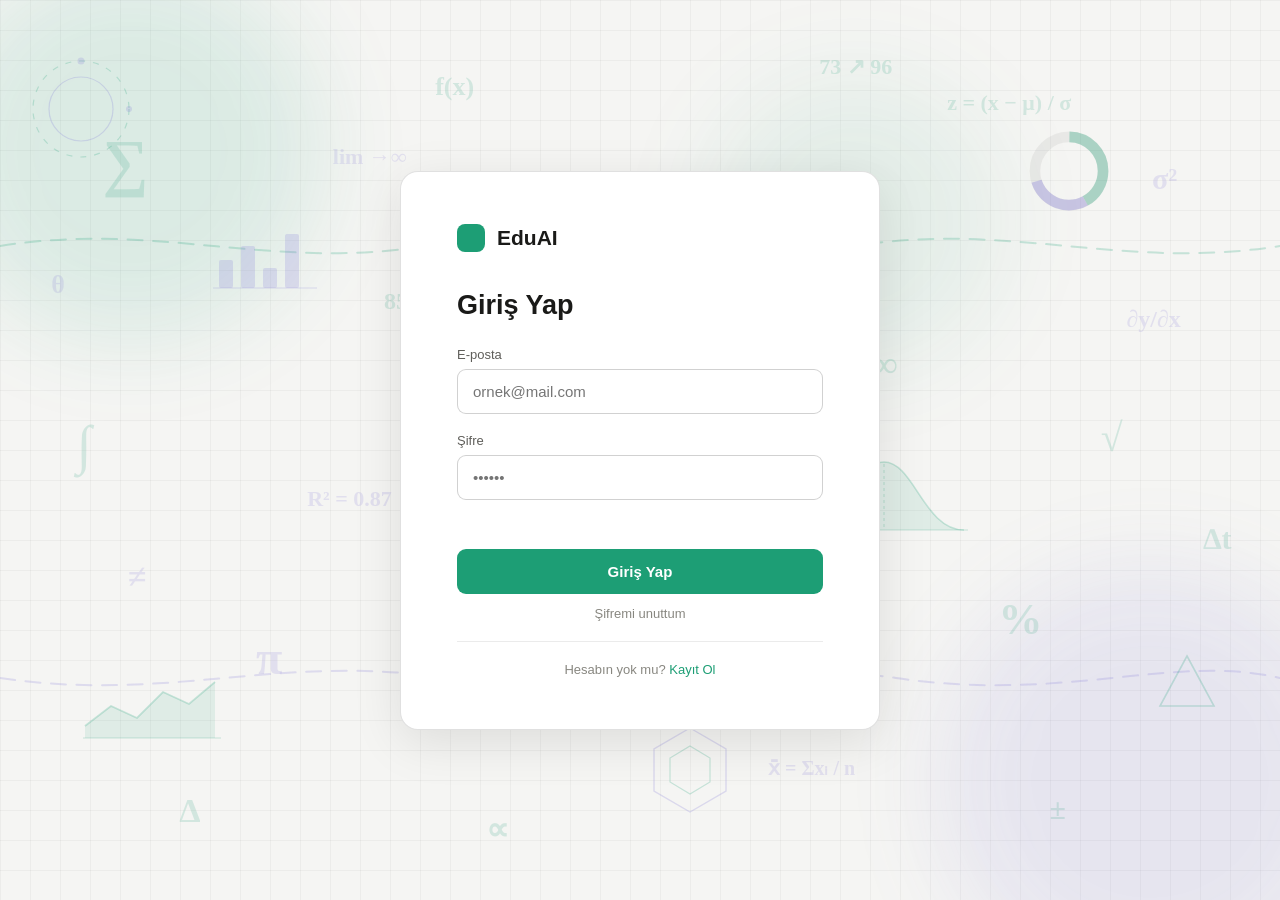
<file: frontend/login.html>
<!DOCTYPE html>
<html lang="tr">
<head>
<meta charset="UTF-8"/>
<meta name="viewport" content="width=device-width, initial-scale=1.0"/>
<title>EduAI - Giriş</title>
<link rel="icon" type="image/svg+xml" href="data:image/svg+xml,<svg xmlns='http://www.w3.org/2000/svg' viewBox='0 0 32 32'><rect width='32' height='32' rx='7' fill='%231D9E75'/><text x='16' y='23' text-anchor='middle' font-family='system-ui,sans-serif' font-size='18' font-weight='700' fill='white'>E</text></svg>"/>
<style>
*{box-sizing:border-box;margin:0;padding:0;}
body{
  background:#f5f5f3;
  display:flex;align-items:center;justify-content:center;
  min-height:100vh;
  font-family:-apple-system,BlinkMacSystemFont,'Segoe UI',sans-serif;
}
/* Dekoratif arka plan: kayan grafik kağıdı ızgarası */
.bg{
  position:fixed;inset:0;z-index:0;overflow:hidden;pointer-events:none;
  background:
    linear-gradient(rgba(0,0,0,0.035) 1px, transparent 1px) 0 0/30px 30px,
    linear-gradient(90deg, rgba(0,0,0,0.035) 1px, transparent 1px) 0 0/30px 30px;
  animation:gridDrift 24s linear infinite;
}
@keyframes gridDrift{from{background-position:0 0,0 0;}to{background-position:30px 30px,30px 30px;}}
/* Yavaşça süzülen renkli ışık blobları */
.blob{position:absolute;border-radius:50%;filter:blur(48px);opacity:0.55;animation:drift 22s ease-in-out infinite;}
.blob.b1{width:380px;height:380px;left:-60px;top:-40px;background:rgba(29,158,117,0.22);}
.blob.b2{width:420px;height:420px;right:-80px;bottom:-90px;background:rgba(124,114,214,0.22);animation-delay:-7s;}
.blob.b3{width:300px;height:300px;left:55%;top:8%;background:rgba(29,158,117,0.14);animation-delay:-13s;}
@keyframes drift{
  0%,100%{transform:translate(0,0) scale(1);}
  33%{transform:translate(40px,30px) scale(1.08);}
  66%{transform:translate(-30px,20px) scale(0.95);}
}
/* "Akan" veri çizgisi — stroke ile soldan sağa çizilir */
.flow{position:absolute;left:0;width:100%;}
.flow path{fill:none;stroke-width:2;stroke-linecap:round;stroke-dasharray:14 10;animation:flow 3.5s linear infinite;}
.flow .l1{stroke:rgba(29,158,117,0.22);}
.flow .l2{stroke:rgba(124,114,214,0.20);}
@keyframes flow{to{stroke-dashoffset:-48;}}
/* Yavaş dönen geometrik şekiller */
.bg svg.spin{animation:spin 40s linear infinite;}
.bg svg.spin.rev{animation-direction:reverse;animation-duration:55s;}
@keyframes spin{to{transform:rotate(360deg);}}
.bg span{
  position:absolute;white-space:nowrap;user-select:none;font-weight:600;
  font-family:'Cambria Math','Georgia',serif;
  color:rgba(29,158,117,0.16);
  animation:floaty 16s ease-in-out infinite;
}
.bg span.p{color:rgba(124,114,214,0.16);}
.bg svg{position:absolute;overflow:visible;animation:floaty 20s ease-in-out infinite;}
.bg .g{stroke:rgba(29,158,117,0.22);fill:none;}
.bg .gp{stroke:rgba(124,114,214,0.22);fill:none;}
.bg .gf{fill:rgba(29,158,117,0.10);}
.bg .gd{fill:rgba(124,114,214,0.20);}
@keyframes floaty{
  0%,100%{transform:translateY(0) rotate(var(--r,0deg));}
  50%{transform:translateY(-20px) rotate(var(--r,0deg));}
}
@media (prefers-reduced-motion: reduce){
  .bg,.bg span,.bg svg,.bg svg.spin,.blob,.flow path{animation:none;}
}
.card{
  position:relative;z-index:1;
  background:#fff;
  border:0.5px solid rgba(0,0,0,0.12);
  border-radius:18px;
  box-shadow:0 12px 50px rgba(0,0,0,0.10);
  padding:52px 56px;
  width:100%;max-width:480px;
}
.logo{
  display:flex;align-items:center;gap:12px;
  font-size:21px;font-weight:700;color:#1a1a18;
  margin-bottom:38px;
}
.logo-dot{width:28px;height:28px;border-radius:8px;background:#1D9E75;flex-shrink:0;}
.title{font-size:27px;font-weight:600;color:#1a1a18;margin-bottom:26px;}
.field{display:flex;flex-direction:column;gap:7px;margin-bottom:19px;}
.field label{font-size:13px;font-weight:500;color:#5f5e5a;}
.field input{
  border:1px solid rgba(0,0,0,0.18);border-radius:9px;
  padding:13px 15px;font-size:15px;color:#1a1a18;outline:none;
  transition:border-color 0.15s;
}
.field input:focus{border-color:#1D9E75;}
.error{font-size:13px;color:#d94f4f;min-height:19px;margin-bottom:9px;}
.btn{
  width:100%;background:#1D9E75;color:#fff;
  border:none;border-radius:9px;padding:14px;
  font-size:15px;font-weight:600;cursor:pointer;
  transition:background 0.15s;margin-top:2px;
}
.btn:hover{background:#178a63;}
.btn:disabled{background:#a0c8bb;cursor:not-allowed;}
.switch{font-size:13px;color:#888780;text-align:center;margin-top:20px;}
.switch a{color:#1D9E75;text-decoration:none;font-weight:500;}
.switch a:hover{text-decoration:underline;}
.divider{height:1px;background:rgba(0,0,0,0.08);margin:20px 0;}
</style>
</head>
<body>
<!-- Dekoratif matematik/istatistik arka planı (uygulamanın z-skor & ortalama temasına gönderme) -->
<div class="bg" aria-hidden="true">
  <div class="blob b1"></div>
  <div class="blob b2"></div>
  <div class="blob b3"></div>

  <!-- Akan veri çizgileri -->
  <svg class="flow" style="top:24%;" height="60" viewBox="0 0 1200 60" preserveAspectRatio="none">
    <path class="l1" d="M0,30 C150,5 250,55 400,30 C550,5 650,55 800,30 C950,5 1050,55 1200,30"/>
  </svg>
  <svg class="flow" style="top:72%;" height="60" viewBox="0 0 1200 60" preserveAspectRatio="none">
    <path class="l2" d="M0,30 C160,55 260,5 420,30 C580,55 680,5 840,30 C1000,55 1100,5 1200,30"/>
  </svg>

  <span style="left:8%;top:14%;font-size:64px;--r:-8deg;animation-delay:0s;">∑</span>
  <span style="left:74%;top:10%;font-size:22px;--r:6deg;animation-delay:1.2s;">z = (x − μ) / σ</span>
  <span class="p" style="left:20%;top:70%;font-size:48px;--r:10deg;animation-delay:2.4s;">π</span>
  <span style="left:86%;top:46%;font-size:40px;--r:-6deg;animation-delay:3.1s;">√</span>
  <span class="p" style="left:60%;top:84%;font-size:20px;--r:-4deg;animation-delay:0.7s;">x̄ = Σxᵢ / n</span>
  <span style="left:6%;top:46%;font-size:54px;--r:7deg;animation-delay:4s;">∫</span>
  <span class="p" style="left:90%;top:18%;font-size:30px;--r:-10deg;animation-delay:2s;">σ²</span>
  <span style="left:34%;top:8%;font-size:26px;--r:5deg;animation-delay:5.2s;">f(x)</span>
  <span style="left:14%;top:88%;font-size:34px;--r:-7deg;animation-delay:1.8s;">Δ</span>
  <span class="p" style="left:46%;top:50%;font-size:30px;--r:8deg;animation-delay:3.6s;">≈ 0.92</span>
  <span style="left:78%;top:66%;font-size:44px;--r:-5deg;animation-delay:2.8s;">%</span>
  <span style="left:30%;top:32%;font-size:24px;--r:4deg;animation-delay:6s;">85 · 78 · 92</span>
  <span style="left:54%;top:22%;font-size:30px;--r:-9deg;animation-delay:7s;">μ ± σ</span>
  <span class="p" style="left:24%;top:54%;font-size:22px;--r:6deg;animation-delay:4.6s;">R² = 0.87</span>
  <span style="left:68%;top:38%;font-size:38px;--r:-3deg;animation-delay:5.8s;">∞</span>
  <span class="p" style="left:4%;top:30%;font-size:26px;--r:9deg;animation-delay:2.2s;">θ</span>
  <span style="left:48%;top:72%;font-size:28px;--r:-6deg;animation-delay:6.6s;">P(x) →</span>
  <span class="p" style="left:88%;top:34%;font-size:24px;--r:5deg;animation-delay:3.3s;">∂y/∂x</span>
  <span style="left:38%;top:90%;font-size:32px;--r:-8deg;animation-delay:1.4s;">∝</span>
  <span style="left:64%;top:6%;font-size:22px;--r:7deg;animation-delay:8s;">73 ↗ 96</span>
  <span class="p" style="left:10%;top:62%;font-size:34px;--r:-4deg;animation-delay:4.2s;">≠</span>
  <span style="left:94%;top:58%;font-size:30px;--r:8deg;animation-delay:5.5s;">∆t</span>

  <!-- Normal dağılım eğrisi (z-skor temasının kalbi) -->
  <svg width="180" height="90" viewBox="0 0 180 90" style="left:62%;top:50%;--r:-4deg;animation-delay:1s;">
    <line class="g" x1="6" y1="80" x2="174" y2="80" stroke-width="1.2"/>
    <path class="gf" d="M10,80 C50,80 60,12 90,12 C120,12 130,80 170,80 Z"/>
    <path class="g" d="M10,80 C50,80 60,12 90,12 C120,12 130,80 170,80" stroke-width="1.6"/>
    <line class="g" x1="90" y1="14" x2="90" y2="80" stroke-width="1" stroke-dasharray="3 3"/>
  </svg>

  <!-- Mini bar grafik -->
  <svg width="120" height="80" viewBox="0 0 120 80" style="left:16%;top:24%;--r:5deg;animation-delay:3.5s;">
    <line class="gp" x1="8" y1="72" x2="112" y2="72" stroke-width="1.2"/>
    <rect class="gd" x="14" y="44" width="14" height="28" rx="2"/>
    <rect class="gd" x="36" y="30" width="14" height="42" rx="2"/>
    <rect class="gd" x="58" y="52" width="14" height="20" rx="2"/>
    <rect class="gd" x="80" y="18" width="14" height="54" rx="2"/>
  </svg>

  <!-- Scatter / regresyon noktaları -->
  <svg width="130" height="100" viewBox="0 0 130 100" style="left:40%;top:60%;--r:6deg;animation-delay:6.2s;">
    <line class="g" x1="10" y1="90" x2="120" y2="90" stroke-width="1.2"/>
    <line class="g" x1="10" y1="10" x2="10" y2="90" stroke-width="1.2"/>
    <line class="gp" x1="14" y1="82" x2="116" y2="22" stroke-width="1.4" stroke-dasharray="4 3"/>
    <circle class="gd" cx="26" cy="78" r="3"/>
    <circle class="gd" cx="44" cy="66" r="3"/>
    <circle class="gd" cx="58" cy="58" r="3"/>
    <circle class="gd" cx="74" cy="44" r="3"/>
    <circle class="gd" cx="92" cy="36" r="3"/>
    <circle class="gd" cx="108" cy="26" r="3"/>
  </svg>

  <!-- Donut / pasta grafik -->
  <svg class="spin" width="90" height="90" viewBox="0 0 42 42" style="left:80%;top:14%;animation-delay:0s;">
    <circle cx="21" cy="21" r="15.9" fill="none" stroke="rgba(0,0,0,0.05)" stroke-width="5"/>
    <circle cx="21" cy="21" r="15.9" fill="none" stroke="rgba(29,158,117,0.30)" stroke-width="5" stroke-dasharray="42 58" stroke-dashoffset="25"/>
    <circle cx="21" cy="21" r="15.9" fill="none" stroke="rgba(124,114,214,0.30)" stroke-width="5" stroke-dasharray="28 72" stroke-dashoffset="-17"/>
  </svg>

  <!-- Alanlı çizgi grafik -->
  <svg width="150" height="80" viewBox="0 0 150 80" style="left:6%;top:74%;--r:3deg;animation-delay:2.6s;">
    <line class="g" x1="6" y1="72" x2="144" y2="72" stroke-width="1.2"/>
    <path class="gf" d="M8,60 L34,40 L60,52 L86,26 L112,38 L138,16 L138,72 L8,72 Z"/>
    <path class="g" d="M8,60 L34,40 L60,52 L86,26 L112,38 L138,16" stroke-width="1.8"/>
  </svg>

  <!-- Altıgen ağ (hexagon outline) -->
  <svg class="spin rev" width="100" height="100" viewBox="0 0 100 100" style="left:50%;top:80%;animation-delay:-10s;">
    <polygon class="gp" points="50,8 86,29 86,71 50,92 14,71 14,29" stroke-width="1.4"/>
    <polygon class="g" points="50,26 70,38 70,62 50,74 30,62 30,38" stroke-width="1.2"/>
  </svg>

  <!-- Eş merkezli halkalar -->
  <svg class="spin" width="110" height="110" viewBox="0 0 110 110" style="left:2%;top:6%;animation-delay:-20s;">
    <circle class="g" cx="55" cy="55" r="48" stroke-width="1.2" stroke-dasharray="6 8"/>
    <circle class="gp" cx="55" cy="55" r="32" stroke-width="1.2"/>
    <circle class="gd" cx="55" cy="7" r="3.5"/>
    <circle class="gd" cx="103" cy="55" r="3"/>
  </svg>

  <!-- Üçgen -->
  <svg class="spin rev" width="70" height="70" viewBox="0 0 70 70" style="left:90%;top:72%;animation-delay:-30s;">
    <polygon class="g" points="35,8 62,58 8,58" stroke-width="1.6"/>
  </svg>

  <span style="left:58%;top:64%;font-size:24px;--r:5deg;animation-delay:9s;">∇</span>
  <span class="p" style="left:26%;top:16%;font-size:22px;--r:-6deg;animation-delay:10s;">lim →∞</span>
  <span style="left:82%;top:88%;font-size:30px;--r:7deg;animation-delay:8.5s;">±</span>
  <span class="p" style="left:44%;top:38%;font-size:26px;--r:-5deg;animation-delay:11s;">Σ/n</span>
</div>
<div class="card">
  <div class="logo"><div class="logo-dot"></div>EduAI</div>

  <!-- Giriş Formu -->
  <div id="panelLogin">
    <h2 class="title">Giriş Yap</h2>
    <div class="field">
      <label>E-posta</label>
      <input id="loginEmail" type="email" placeholder="ornek@mail.com" autocomplete="email"/>
    </div>
    <div class="field">
      <label>Şifre</label>
      <input id="loginPassword" type="password" placeholder="••••••" autocomplete="current-password"/>
    </div>
    <div id="loginError" class="error"></div>
    <button id="loginBtn" class="btn">Giriş Yap</button>
    <p class="switch" style="margin-top:12px;">
      <a href="#" id="goForgot" style="color:#888780;font-weight:400;">Şifremi unuttum</a>
    </p>
    <div class="divider"></div>
    <p class="switch">Hesabın yok mu? <a href="#" id="goRegister">Kayıt Ol</a></p>
  </div>

  <!-- Kayıt Formu -->
  <div id="panelRegister" style="display:none;">
    <h2 class="title">Kayıt Ol</h2>
    <div class="field">
      <label>E-posta</label>
      <input id="regEmail" type="email" placeholder="ornek@mail.com" autocomplete="email"/>
    </div>
    <button id="sendRegCodeBtn" class="btn" style="background:#fff;color:#1D9E75;border:1px solid #9fe1cb;margin-bottom:16px;">📧 E-postama doğrulama kodu gönder</button>
    <div class="field">
      <label>Doğrulama Kodu</label>
      <input id="regCode" type="text" inputmode="numeric" maxlength="6" placeholder="E-postana gelen 6 haneli kod" style="letter-spacing:3px;"/>
    </div>
    <div class="field">
      <label>Şifre</label>
      <input id="regPassword" type="password" placeholder="En az 6 karakter" autocomplete="new-password"/>
    </div>
    <div id="regError" class="error"></div>
    <button id="registerBtn" class="btn">Kayıt Ol</button>
    <p class="switch">Zaten hesabın var mı? <a href="#" id="goLogin">Giriş Yap</a></p>
  </div>

  <!-- Şifremi Unuttum Formu -->
  <div id="panelForgot" style="display:none;">
    <h2 class="title">Şifremi Unuttum</h2>
    <p style="font-size:13px;color:#888780;margin-bottom:20px;">Kayıtlı e-posta adresinizi girin, ardından yeni şifrenizi belirleyin.</p>
    <div class="field">
      <label>E-posta</label>
      <input id="forgotEmail" type="email" placeholder="ornek@mail.com" autocomplete="email"/>
    </div>
    <div id="forgotMsg" class="error"></div>
    <button id="forgotBtn" class="btn">Devam Et</button>
    <p class="switch" style="margin-top:16px;"><a href="#" id="goLoginFromForgot">← Giriş sayfasına dön</a></p>
  </div>
</div>

<script>
  const API_BASE = window.location.port === "8000" || window.location.port === "" ? "" : "http://127.0.0.1:8000";

  function showPanel(id) {
    ["panelLogin","panelRegister","panelForgot"].forEach(p =>
      document.getElementById(p).style.display = p === id ? "block" : "none"
    );
  }

  document.getElementById("goRegister").addEventListener("click", e => {
    e.preventDefault(); showPanel("panelRegister");
    document.getElementById("regError").innerText = "";
  });

  document.getElementById("goLogin").addEventListener("click", e => {
    e.preventDefault(); showPanel("panelLogin");
    document.getElementById("loginError").innerText = "";
  });

  document.getElementById("goForgot").addEventListener("click", e => {
    e.preventDefault(); showPanel("panelForgot");
    document.getElementById("forgotMsg").innerText = "";
    document.getElementById("forgotMsg").className = "error";
  });

  document.getElementById("goLoginFromForgot").addEventListener("click", e => {
    e.preventDefault(); showPanel("panelLogin");
    document.getElementById("loginError").innerText = "";
  });

  document.getElementById("loginBtn").addEventListener("click", async () => {
    const email    = document.getElementById("loginEmail").value.trim();
    const password = document.getElementById("loginPassword").value;
    const errEl    = document.getElementById("loginError");
    const btn      = document.getElementById("loginBtn");
    errEl.innerText = "";
    if (!email || !password) { errEl.innerText = "E-posta ve şifre zorunlu."; return; }
    btn.disabled = true; btn.innerText = "Giriş yapılıyor...";
    try {
      const res  = await fetch(`${API_BASE}/auth/login`, {
        method: "POST",
        headers: { "Content-Type": "application/x-www-form-urlencoded" },
        body: new URLSearchParams({ username: email, password })
      });
      const data = await res.json();
      if (!res.ok) { errEl.innerText = data.detail || "Giriş başarısız."; return; }
      sessionStorage.setItem("_eduai_t", data.access_token);
      window.location.replace("/");
    } catch { errEl.innerText = "Sunucuya bağlanılamadı."; }
    finally { btn.disabled = false; btn.innerText = "Giriş Yap"; }
  });

  document.getElementById("sendRegCodeBtn").addEventListener("click", async () => {
    const email = document.getElementById("regEmail").value.trim();
    const errEl = document.getElementById("regError");
    const btn   = document.getElementById("sendRegCodeBtn");
    errEl.style.color = ""; errEl.innerText = "";
    if (!email) { errEl.innerText = "Önce e-posta adresini girin."; return; }
    btn.disabled = true; btn.innerText = "Gönderiliyor...";
    try {
      const res  = await fetch(`${API_BASE}/auth/request-register-code`, {
        method: "POST",
        headers: { "Content-Type": "application/json" },
        body: JSON.stringify({ email })
      });
      const data = await res.json().catch(() => ({}));
      if (!res.ok) { errEl.innerText = data.detail || "Kod gönderilemedi."; return; }
      errEl.style.color = "#1D9E75";
      errEl.innerText = "Kod e-postana gönderildi (5 dk geçerli).";
      document.getElementById("regCode").focus();
    } catch { errEl.innerText = "Sunucuya bağlanılamadı."; }
    finally { btn.disabled = false; btn.innerText = "📧 E-postama doğrulama kodu gönder"; }
  });

  document.getElementById("registerBtn").addEventListener("click", async () => {
    const email    = document.getElementById("regEmail").value.trim();
    const code     = document.getElementById("regCode").value.trim();
    const password = document.getElementById("regPassword").value;
    const errEl    = document.getElementById("regError");
    const btn      = document.getElementById("registerBtn");
    errEl.style.color = ""; errEl.innerText = "";
    if (!email || !password) { errEl.innerText = "E-posta ve şifre zorunlu."; return; }
    if (!code) { errEl.innerText = "Önce e-postana gelen kodu girin."; return; }
    btn.disabled = true; btn.innerText = "Kaydediliyor...";
    try {
      const res  = await fetch(`${API_BASE}/auth/register`, {
        method: "POST",
        headers: { "Content-Type": "application/json" },
        body: JSON.stringify({ email, password, code })
      });
      const data = await res.json();
      if (!res.ok) { errEl.innerText = data.detail || "Kayıt başarısız."; return; }
      sessionStorage.setItem("_eduai_t", data.access_token);
      window.location.replace("/");
    } catch { errEl.innerText = "Sunucuya bağlanılamadı."; }
    finally { btn.disabled = false; btn.innerText = "Kayıt Ol"; }
  });

  document.getElementById("forgotBtn").addEventListener("click", async () => {
    const email = document.getElementById("forgotEmail").value.trim();
    const msgEl = document.getElementById("forgotMsg");
    const btn   = document.getElementById("forgotBtn");
    msgEl.className = "error"; msgEl.innerText = ""; msgEl.style.color = "";
    if (!email) { msgEl.innerText = "E-posta adresinizi girin."; return; }
    btn.disabled = true; btn.innerText = "Kontrol ediliyor...";
    try {
      const res  = await fetch(`${API_BASE}/auth/check-email`, {
        method: "POST",
        headers: { "Content-Type": "application/json" },
        body: JSON.stringify({ email })
      });
      const data = await res.json();
      if (!res.ok) { msgEl.innerText = data.detail || "Bir hata oluştu."; btn.disabled = false; btn.innerText = "Devam Et"; return; }
      if (!data.exists) {
        msgEl.innerText = "Bu e-posta ile kayıtlı bir hesap bulunamadı.";
        btn.disabled = false; btn.innerText = "Devam Et"; return;
      }
      window.location.href = `/reset?email=${encodeURIComponent(email)}`;
    } catch { msgEl.innerText = "Sunucuya bağlanılamadı."; btn.disabled = false; btn.innerText = "Devam Et"; }
  });

  // Enter tuşu
  ["loginEmail","loginPassword"].forEach(id =>
    document.getElementById(id).addEventListener("keydown", e => { if(e.key==="Enter") document.getElementById("loginBtn").click(); })
  );
  ["regEmail","regPassword"].forEach(id =>
    document.getElementById(id).addEventListener("keydown", e => { if(e.key==="Enter") document.getElementById("registerBtn").click(); })
  );
  document.getElementById("forgotEmail").addEventListener("keydown", e => {
    if (e.key === "Enter") document.getElementById("forgotBtn").click();
  });
</script>
</body>
</html>
</file>
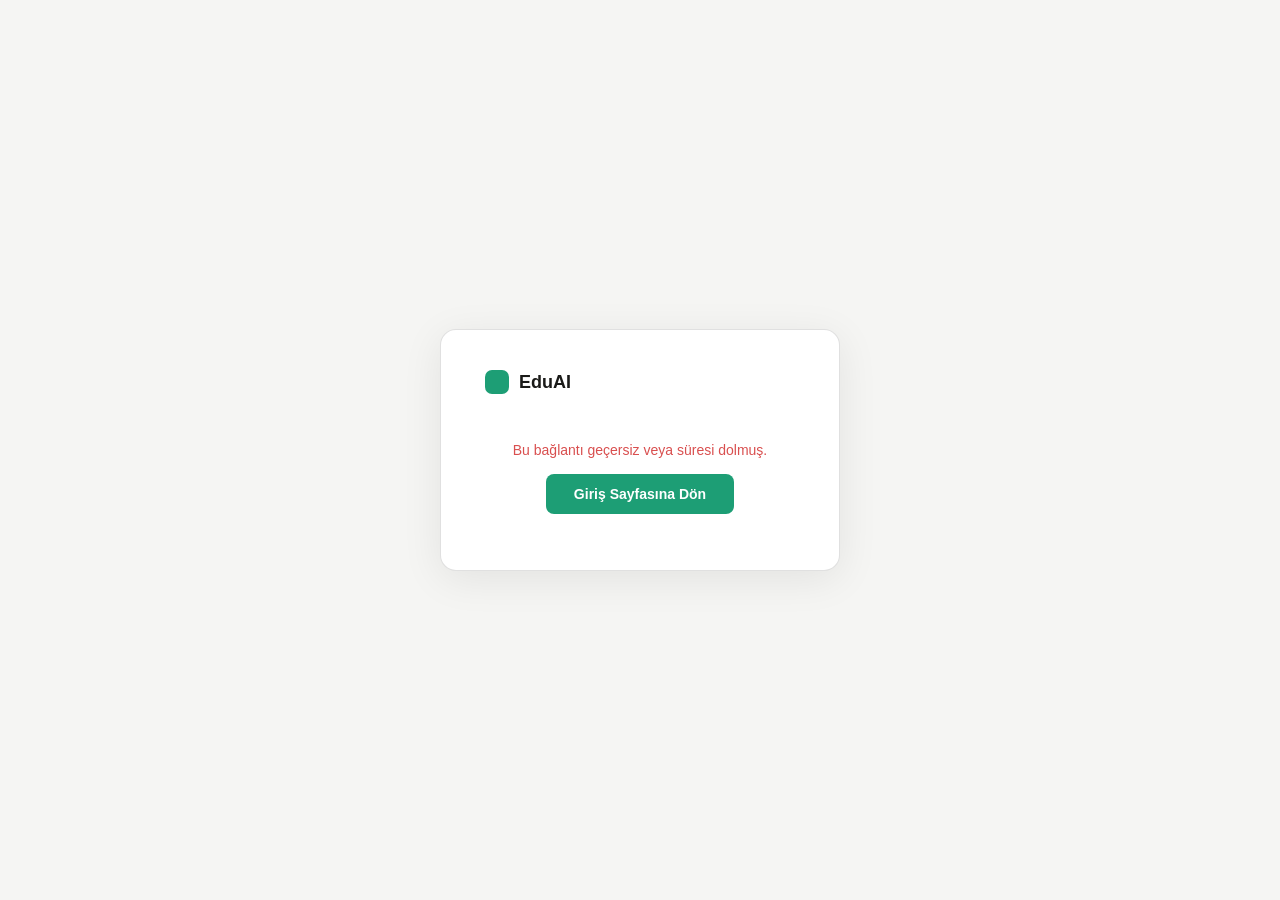
<file: frontend/reset.html>
<!DOCTYPE html>
<html lang="tr">
<head>
<meta charset="UTF-8"/>
<meta name="viewport" content="width=device-width, initial-scale=1.0"/>
<title>EduAI - Şifre Sıfırla</title>
<link rel="icon" type="image/svg+xml" href="data:image/svg+xml,<svg xmlns='http://www.w3.org/2000/svg' viewBox='0 0 32 32'><rect width='32' height='32' rx='7' fill='%231D9E75'/><text x='16' y='23' text-anchor='middle' font-family='system-ui,sans-serif' font-size='18' font-weight='700' fill='white'>E</text></svg>"/>
<style>
*{box-sizing:border-box;margin:0;padding:0;}
body{
  background:#f5f5f3;
  display:flex;align-items:center;justify-content:center;
  min-height:100vh;
  font-family:-apple-system,BlinkMacSystemFont,'Segoe UI',sans-serif;
}
.card{
  background:#fff;
  border:0.5px solid rgba(0,0,0,0.12);
  border-radius:16px;
  box-shadow:0 8px 40px rgba(0,0,0,0.08);
  padding:40px 44px;
  width:100%;max-width:400px;
}
.logo{
  display:flex;align-items:center;gap:10px;
  font-size:18px;font-weight:700;color:#1a1a18;
  margin-bottom:32px;
}
.logo-dot{width:24px;height:24px;border-radius:7px;background:#1D9E75;flex-shrink:0;}
.title{font-size:22px;font-weight:600;color:#1a1a18;margin-bottom:8px;}
.subtitle{font-size:13px;color:#888780;margin-bottom:24px;}
.field{display:flex;flex-direction:column;gap:6px;margin-bottom:16px;}
.field label{font-size:12px;font-weight:500;color:#5f5e5a;}
.field input{
  border:1px solid rgba(0,0,0,0.18);border-radius:8px;
  padding:10px 13px;font-size:14px;color:#1a1a18;outline:none;
  transition:border-color 0.15s;
}
.field input:focus{border-color:#1D9E75;}
.msg{font-size:12px;min-height:18px;margin-bottom:8px;}
.msg.error{color:#d94f4f;}
.msg.success{color:#1D9E75;}
.btn{
  width:100%;background:#1D9E75;color:#fff;
  border:none;border-radius:8px;padding:12px;
  font-size:14px;font-weight:600;cursor:pointer;
  transition:background 0.15s;margin-top:2px;
}
.btn:hover{background:#178a63;}
.btn:disabled{background:#a0c8bb;cursor:not-allowed;}
.back{font-size:12px;color:#888780;text-align:center;margin-top:18px;}
.back a{color:#1D9E75;text-decoration:none;font-weight:500;}
.back a:hover{text-decoration:underline;}
.invalid-token{text-align:center;padding:16px 0;}
.invalid-token p{color:#d94f4f;font-size:14px;margin-bottom:16px;}
</style>
</head>
<body>
<div class="card">
  <div class="logo"><div class="logo-dot"></div>EduAI</div>

  <div id="panelForm">
    <h2 class="title">Yeni Şifre Belirle</h2>
    <p class="subtitle">Önce e-postana gelen kodu doğrula, sonra yeni şifreni belirle.</p>
    <button id="sendCodeBtn" class="btn" style="background:#fff;color:#1D9E75;border:1px solid #9fe1cb;margin-bottom:16px;">📧 E-postama doğrulama kodu gönder</button>
    <div class="field">
      <label>Doğrulama Kodu</label>
      <input id="resetCode" type="text" inputmode="numeric" maxlength="6" placeholder="E-postana gelen 6 haneli kod" style="letter-spacing:3px;"/>
    </div>
    <div class="field">
      <label>Yeni Şifre</label>
      <input id="newPassword" type="password" placeholder="En az 6 karakter" autocomplete="new-password"/>
    </div>
    <div class="field">
      <label>Şifreyi Tekrarla</label>
      <input id="confirmPassword" type="password" placeholder="Şifrenizi tekrar girin" autocomplete="new-password"/>
    </div>
    <div id="msg" class="msg error"></div>
    <button id="resetBtn" class="btn">Şifremi Güncelle</button>
    <p class="back"><a href="/login">← Giriş sayfasına dön</a></p>
  </div>

  <div id="panelSuccess" style="display:none;">
    <div style="text-align:center;padding:16px 0;">
      <div style="font-size:40px;margin-bottom:16px;">✓</div>
      <h2 class="title" style="margin-bottom:8px;">Şifre Güncellendi</h2>
      <p style="color:#5f5e5a;font-size:14px;margin-bottom:24px;">Şifreniz başarıyla güncellendi. Yeni şifrenizle giriş yapabilirsiniz.</p>
      <a href="/login" style="display:inline-block;background:#1D9E75;color:#fff;text-decoration:none;border-radius:8px;padding:12px 28px;font-size:14px;font-weight:600;">Giriş Yap</a>
    </div>
  </div>

  <div id="panelInvalid" style="display:none;">
    <div class="invalid-token">
      <p>Bu bağlantı geçersiz veya süresi dolmuş.</p>
      <a href="/login" style="display:inline-block;background:#1D9E75;color:#fff;text-decoration:none;border-radius:8px;padding:12px 28px;font-size:14px;font-weight:600;">Giriş Sayfasına Dön</a>
    </div>
  </div>
</div>

<script>
  const API_BASE = window.location.port === "8000" || window.location.port === "" ? "" : "http://127.0.0.1:8000";
  const params = new URLSearchParams(window.location.search);
  const email = params.get("email");

  if (!email) {
    document.getElementById("panelForm").style.display = "none";
    document.getElementById("panelInvalid").style.display = "block";
  }

  document.getElementById("sendCodeBtn").addEventListener("click", async () => {
    const msgEl = document.getElementById("msg");
    const btn   = document.getElementById("sendCodeBtn");
    msgEl.className = "msg error";
    msgEl.innerText = "";
    btn.disabled = true; btn.innerText = "Gönderiliyor...";
    try {
      const res = await fetch(`${API_BASE}/auth/request-reset-code`, {
        method: "POST",
        headers: { "Content-Type": "application/json" },
        body: JSON.stringify({ email })
      });
      const data = await res.json().catch(() => ({}));
      if (!res.ok) { msgEl.innerText = data.detail || "Kod gönderilemedi."; return; }
      msgEl.className = "msg success";
      msgEl.innerText = "Kod e-postana gönderildi (5 dk geçerli).";
      document.getElementById("resetCode").focus();
    } catch {
      msgEl.innerText = "Sunucuya bağlanılamadı.";
    } finally {
      btn.disabled = false; btn.innerText = "📧 E-postama doğrulama kodu gönder";
    }
  });

  document.getElementById("resetBtn").addEventListener("click", async () => {
    const code    = document.getElementById("resetCode").value.trim();
    const newPass = document.getElementById("newPassword").value;
    const confirm = document.getElementById("confirmPassword").value;
    const msgEl   = document.getElementById("msg");
    const btn     = document.getElementById("resetBtn");

    msgEl.className = "msg error";
    msgEl.innerText = "";

    if (!code)                { msgEl.innerText = "Önce e-postana gelen kodu girin."; return; }
    if (!newPass || !confirm) { msgEl.innerText = "Tüm alanları doldurun."; return; }
    if (newPass.length < 6)   { msgEl.innerText = "Şifre en az 6 karakter olmalı."; return; }
    if (newPass !== confirm)  { msgEl.innerText = "Şifreler eşleşmiyor."; return; }

    btn.disabled = true; btn.innerText = "Güncelleniyor...";
    try {
      const res  = await fetch(`${API_BASE}/auth/reset-password-direct`, {
        method: "POST",
        headers: { "Content-Type": "application/json" },
        body: JSON.stringify({ email, new_password: newPass, code })
      });
      const data = await res.json();
      if (!res.ok) {
        msgEl.innerText = data.detail || "Bir hata oluştu.";
        if (res.status === 400 && data.detail && data.detail.includes("bulunamadı")) {
          document.getElementById("panelForm").style.display = "none";
          document.getElementById("panelInvalid").style.display = "block";
        }
        return;
      }
      document.getElementById("panelForm").style.display = "none";
      document.getElementById("panelSuccess").style.display = "block";
    } catch {
      msgEl.innerText = "Sunucuya bağlanılamadı.";
    } finally {
      btn.disabled = false; btn.innerText = "Şifremi Güncelle";
    }
  });

  ["newPassword","confirmPassword"].forEach(id =>
    document.getElementById(id).addEventListener("keydown", e => {
      if (e.key === "Enter") document.getElementById("resetBtn").click();
    })
  );
</script>
</body>
</html>
</file>
